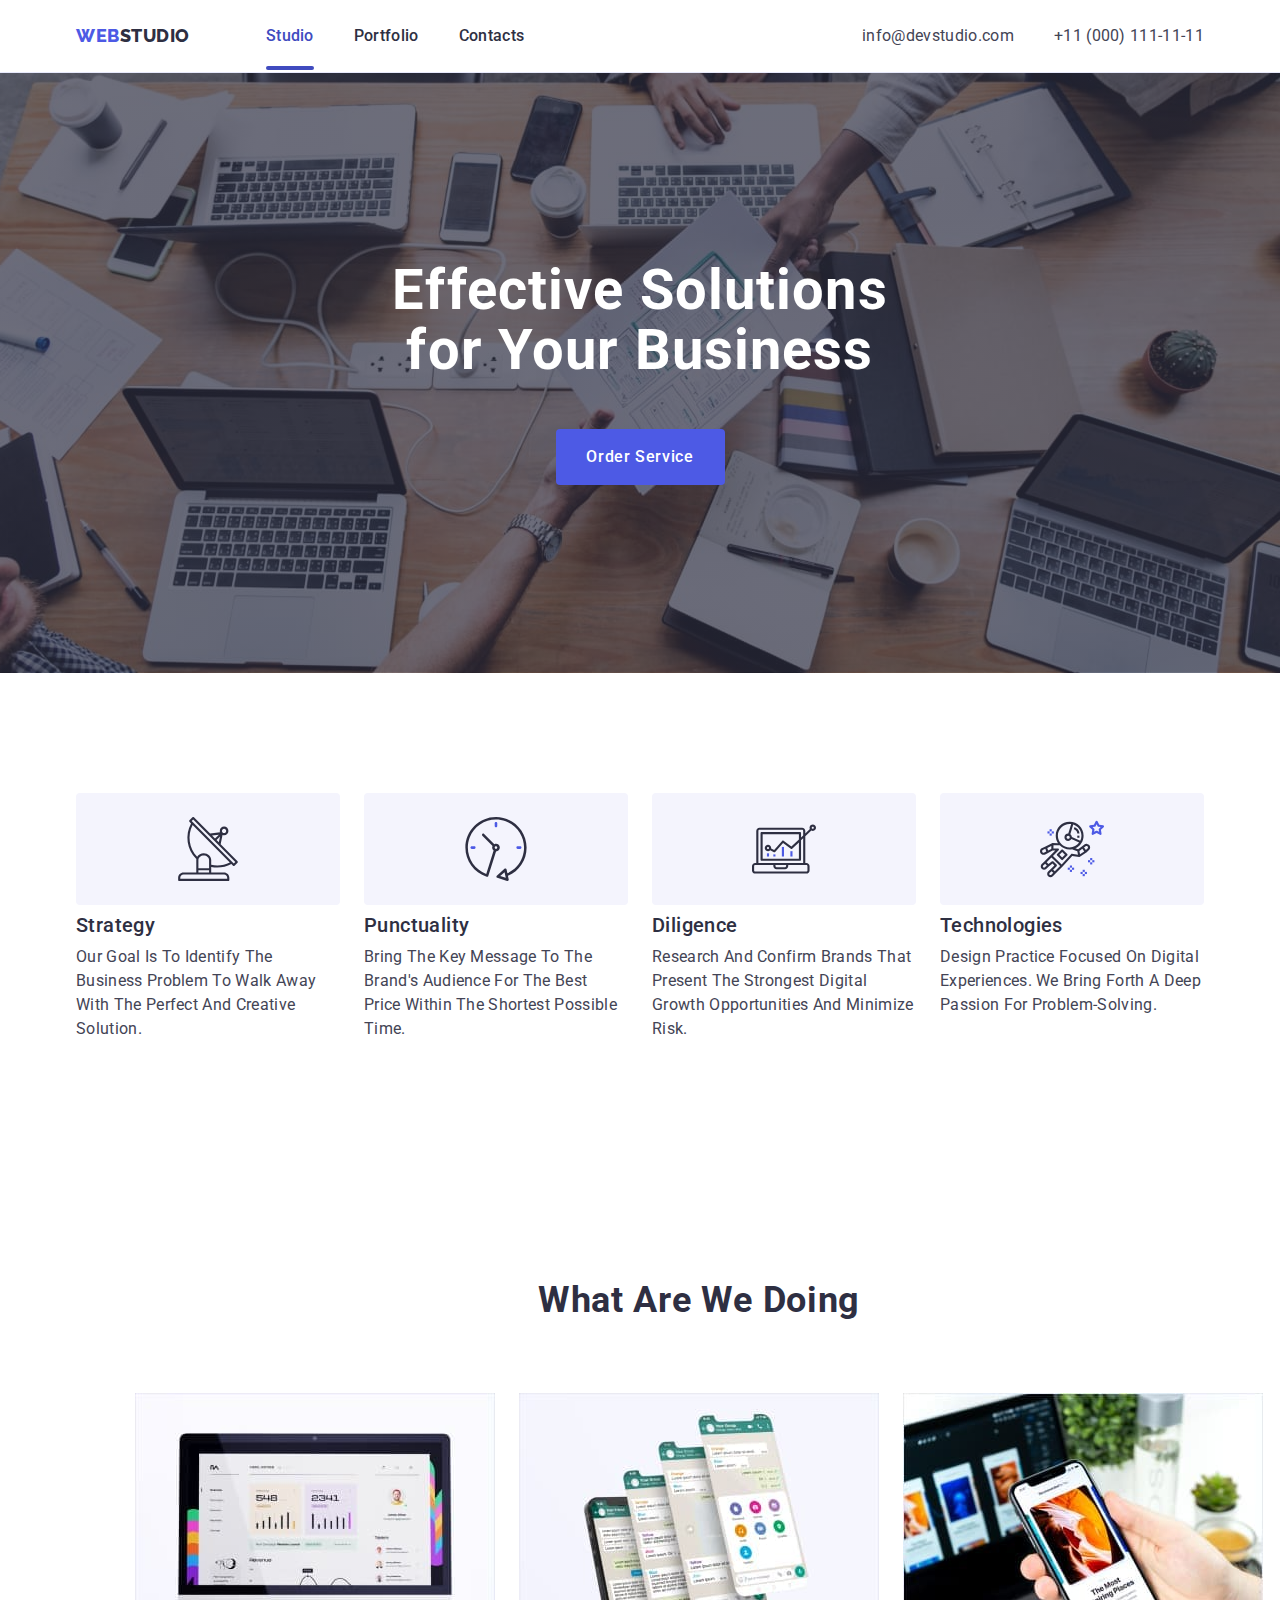
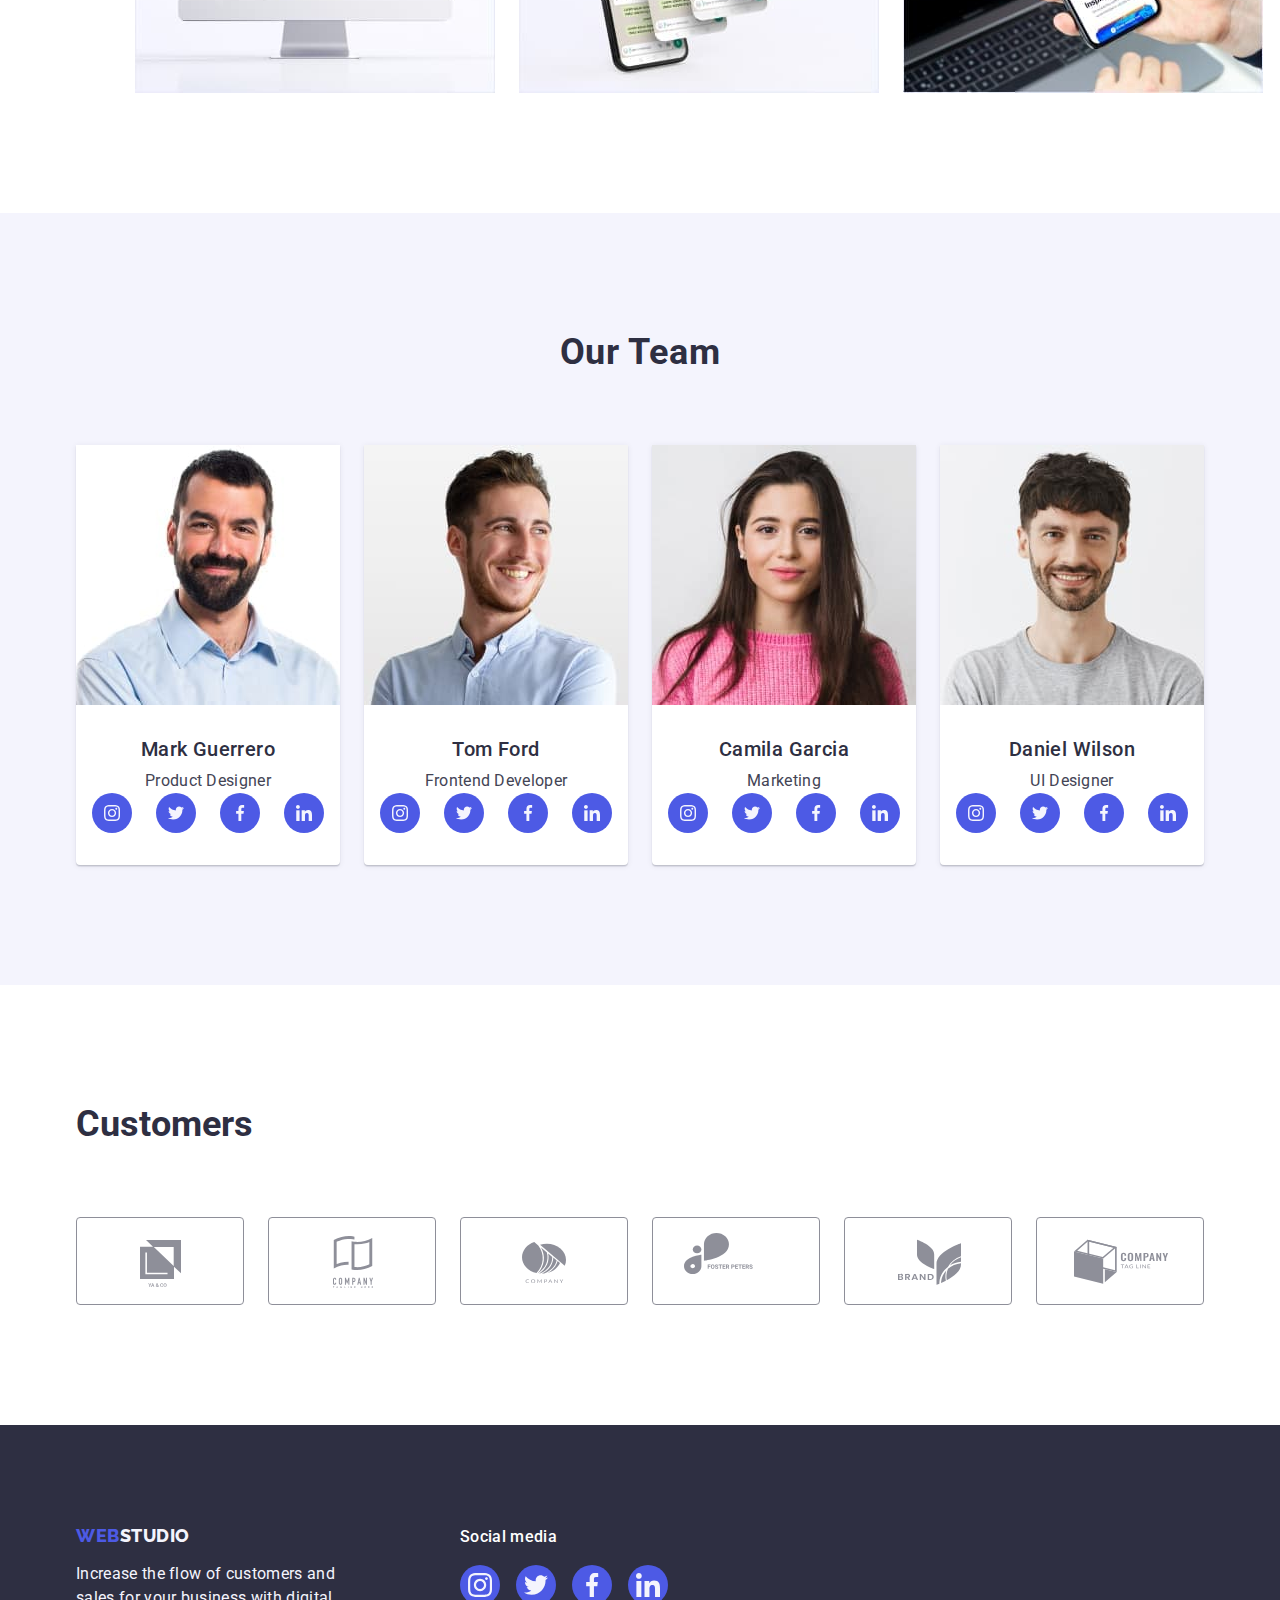
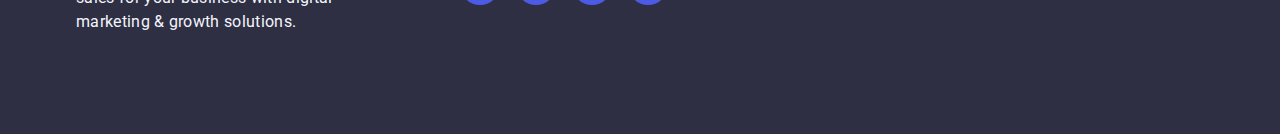
<file: index.html>
<!DOCTYPE html>
<html lang="en">
  <head>
    <link
      rel="stylesheet"
      href="https://cdnjs.cloudflare.com/ajax/libs/modern-normalize/2.0.0/modern-normalize.min.css"
      integrity="sha512-4xo8blKMVCiXpTaLzQSLSw3KFOVPWhm/TRtuPVc4WG6kUgjH6J03IBuG7JZPkcWMxJ5huwaBpOpnwYElP/m6wg=="
      crossorigin="anonymous"
      referrerpolicy="no-referrer"
    />
    <link rel="preconnect" href="https://fonts.googleapis.com" />
    <link rel="preconnect" href="https://fonts.gstatic.com" crossorigin />
    <link
      href="https://fonts.googleapis.com/css2?family=Raleway:wght@100;200;300;400;500;600;700;800;900&family=Roboto:wght@100;300;400;500;700;900&display=swap"
      rel="stylesheet"
    />
    <link rel="preconnect" href="https://fonts.googleapis.com" />
    <link rel="preconnect" href="https://fonts.gstatic.com" crossorigin />
    <link
      href="https://fonts.googleapis.com/css2?family=Roboto:wght@100;300;400;500;700;900&display=swap"
      rel="stylesheet"
    />

    <link rel="stylesheet" href="./css/styles.css" />
    <meta charset="UTF-8" />
    <meta name="viewport" content="width=device-width, initial-scale=1.0" />

    <title>Document</title>
  </head>
  <body>
    <header class="header h-shadow">
      <div class="headcon container">
        <nav class="nav">
          <a href="./index.html" class="nav-logo link"
            >Web<span class="span">Studio</span></a
          >
          <ul class="list">
            <li class="nav-list-item">
              <a href="./index.html" class="active nav-link-list link">Studio</a>
            </li>
            <li>
              <a href="./portfolio.html" class="nav-link-list link"
                >Portfolio</a
              >
            </li>
            <li><a href="" class="nav-link-list link ">Contacts</a></li>
          </ul>
        </nav>
        <address class="address">
          <ul class="list">
            <li class="contact">
              <a href="mailto:info@devstudio.com" class="address-list link"
                >info@devstudio.com</a
              >
            </li>
            <li>
              <a href="tel:+110001111111" class="address-list link"
                >+11 (000) 111-11-11</a
              >
            </li>
          </ul>
        </address>
      </div>
    </header>
    <main>
      <!-- section1 -->
      <section class="sectionone">
        <div class="container">
          <h1 class="section-header">Effective Solutions for Your Business</h1>
          <button type="button" class="button" data-modal-open>Order Service</button>
        </div>
      </section>
      <!-- section2 -->
      <section class="sectiontwo">
        <div class="container">
          <h2 class="visually-hidden">it cannot be empty</h2>
          <ul class="listabout">
            <li class="list-item">
              <div class="list-svg">
                <svg width="64" height="64">
                  <use href="./images/icons.svg#antena"></use>
                </svg>
              </div>
              <h3 class="section-list">Strategy</h3>
              <p class="section-par">
                Our goal is to identify the business problem to walk away with
                the perfect and creative solution.
              </p>
            </li>
            <li class="list-item">
              <div class="list-svg">
                <svg width="64" height="64">
                  <use href="./images/icons.svg#clock-1"></use>
                </svg>
              </div>
              <h3 class="section-list">Punctuality</h3>
              <p class="section-par">
                Bring the key message to the brand's audience for the best price
                within the shortest possible time.
              </p>
            </li>
            <li class="list-item">
              <div class="list-svg">
                <svg width="64" height="64">
                  <use href="./images/icons.svg#diagram"></use>
                </svg>
              </div>
              <h3 class="section-list">Diligence</h3>
              <p class="section-par">
                Research and confirm brands that present the strongest digital
                growth opportunities and minimize risk.
              </p>
            </li>
            <li class="list-item">
              <div class="list-svg">
                <svg width="64" height="64">
                  <use href="./images/icons.svg#techno"></use>
                </svg>
              </div>
              <h3 class="section-list">Technologies</h3>
              <p class="section-par">
                Design practice focused on digital experiences. We bring forth a
                deep passion for problem-solving.
              </p>
            </li>
          </ul>
        </div>
      </section>
      <!-- section3 -->
      <section class="section-c">
        <div class="container">
          <h2 class="section-c-head">What are we doing</h2>
          <ul class="listabout">
            <li class="section-c-item">
              <img
                src="./images/Rectangle71_2.jpg"
                alt="picture1"
                width="360"
                class="display"
              />
            </li>
            <li class="section-c-item">
              <img
                src="./images/Rectangle71_3.jpg"
                alt="picture2"
                width="360"
                class="display"
              />
            </li>
            <li class="section-c-item">
              <img
                src="./images/Rectangle71_1.jpg"
                alt="picture3"
                width="360"
                class="display"
              />
            </li>
          </ul>
        </div>
      </section>
      <!-- section4 -->
      <section class="section-d">
        <div class="container">
          <h2 class="section-c-head">Our Team</h2>
          <ul class="listabout">
            <li class="section-d-list">
              <img
                src="./images/img1.jpg"
                alt="Mark Guerrero"
                width="264"
                class="display"
              />
              <div class="section-d-item">
                <h3 class="section-list section-d-header">Mark Guerrero</h3>
                <p class="section-par-team">Product Designer</p>
                <ul class="social-media">
                  <li class="socmed">
                    <a href="" class="socmed-link">
                      <svg
                        class="socmed-svg"
                        width="16"
                        height="16"
                        xmlns="http://www.w3.org/2000/svg"
                      >
                        <use href="./images/icons.svg#instagram"></use>
                      </svg>
                    </a>
                  </li>
                  <li class="socmed">
                    <a href="" class="socmed-link">
                      <svg
                        class="socmed-svg"
                        width="16"
                        height="16"
                        xmlns="http://www.w3.org/2000/svg"
                      >
                        <use href="./images/icons.svg#twitter"></use>
                      </svg>
                    </a>
                  </li>
                  <li class="socmed">
                    <a href="" class="socmed-link">
                      <svg
                        class="socmed-svg"
                        width="16"
                        height="16"
                        xmlns="http://www.w3.org/2000/svg"
                      >
                        <use href="./images/icons.svg#fb"></use>
                      </svg>
                    </a>
                  </li>
                  <li class="socmed">
                    <a href="" class="socmed-link">
                      <svg
                        class="socmed-svg"
                        width="16"
                        height="16"
                        xmlns="http://www.w3.org/2000/svg"
                      >
                        <use href="./images/icons.svg#linkdn"></use>
                      </svg>
                    </a>
                  </li>
                </ul>
              </div>
            </li>

            <li class="section-d-list">
              <img
                src="./images/img2.jpg"
                alt="Tom Ford"
                width="264"
                class="display"
              />
              <div class="section-d-item">
                <h3 class="section-list section-d-header">Tom Ford</h3>
                <p class="section-par-team">Frontend Developer</p>
                <ul class="social-media">
                  <li class="socmed">
                    <a href="" class="socmed-link">
                      <svg
                        class="socmed-svg"
                        width="16"
                        height="16"
                        xmlns="http://www.w3.org/2000/svg"
                      >
                        <use href="./images/icons.svg#instagram"></use>
                      </svg>
                    </a>
                  </li>
                  <li class="socmed">
                    <a href="" class="socmed-link">
                      <svg
                        class="socmed-svg"
                        width="16"
                        height="16"
                        xmlns="http://www.w3.org/2000/svg"
                      >
                        <use href="./images/icons.svg#twitter"></use>
                      </svg>
                    </a>
                  </li>
                  <li class="socmed">
                    <a href="" class="socmed-link">
                      <svg
                        class="socmed-svg"
                        width="16"
                        height="16"
                        xmlns="http://www.w3.org/2000/svg"
                      >
                        <use href="./images/icons.svg#fb"></use>
                      </svg>
                    </a>
                  </li>
                  <li class="socmed">
                    <a href="" class="socmed-link">
                      <svg
                        class="socmed-svg"
                        width="16"
                        height="16"
                        xmlns="http://www.w3.org/2000/svg"
                      >
                        <use href="./images/icons.svg#linkdn"></use>
                      </svg>
                    </a>
                  </li>
                </ul>
              </div>
            </li>
            <li class="section-d-list">
              <img
                src="./images/img3.jpg"
                alt="Camila Garcia"
                width="264"
                class="display"
              />
              <div class="section-d-item">
                <h3 class="section-list section-d-header">Camila Garcia</h3>
                <p class="section-par-team">Marketing</p>
                <ul class="social-media">
                  <li class="socmed">
                    <a href="" class="socmed-link">
                      <svg
                        class="socmed-svg"
                        width="16"
                        height="16"
                        xmlns="http://www.w3.org/2000/svg"
                      >
                        <use href="./images/icons.svg#instagram"></use>
                      </svg>
                    </a>
                  </li>
                  <li class="socmed">
                    <a href="" class="socmed-link">
                      <svg
                        class="socmed-svg"
                        width="16"
                        height="16"
                        xmlns="http://www.w3.org/2000/svg"
                      >
                        <use href="./images/icons.svg#twitter"></use>
                      </svg>
                    </a>
                  </li>
                  <li class="socmed">
                    <a href="" class="socmed-link">
                      <svg
                        class="socmed-svg"
                        width="16"
                        height="16"
                        xmlns="http://www.w3.org/2000/svg"
                      >
                        <use href="./images/icons.svg#fb"></use>
                      </svg>
                    </a>
                  </li>
                  <li class="socmed">
                    <a href="" class="socmed-link">
                      <svg
                        class="socmed-svg"
                        width="16"
                        height="16"
                        xmlns="http://www.w3.org/2000/svg"
                      >
                        <use href="./images/icons.svg#linkdn"></use>
                      </svg>
                    </a>
                  </li>
                </ul>
              </div>
            </li>
            <li class="section-d-list">
              <img
                src="./images/img4.jpg"
                alt="Daniel Wilson"
                width="264"
                class="display"
              />
              <div class="section-d-item">
                <h3 class="section-list section-d-header">Daniel Wilson</h3>
                <p class="section-par-team">UI Designer</p>
                <ul class="social-media">
            
                  <li class="socmed">
                    <a href="" class="socmed-link">
                      <svg
                        class="foot-socmed-svg"
                        width="16"
                        height="16"
                        xmlns="http://www.w3.org/2000/svg"
                      >
                        <use href="./images/icons.svg#instagram"></use>
                      </svg>
                    </a>
                  </li>
                  <li class="socmed">
                    <a href="" class="socmed-link">
                      <svg
                        class="socmed-svg"
                        width="16"
                        height="16"
                        xmlns="http://www.w3.org/2000/svg"
                      >
                        <use href="./images/icons.svg#twitter"></use>
                      </svg>
                    </a>
                  </li>
                  <li class="socmed">
                    <a href="" class="socmed-link">
                      <svg
                        class="socmed-svg"
                        width="16"
                        height="16"
                        xmlns="http://www.w3.org/2000/svg"
                      >
                        <use href="./images/icons.svg#fb"></use>
                      </svg>
                    </a>
                  </li>
                  <li class="socmed">
                    <a href="" class="socmed-link">
                      <svg
                        class="socmed-svg"
                        width="16"
                        height="16"
                        xmlns="http://www.w3.org/2000/svg"
                      >
                        <use href="./images/icons.svg#linkdn"></use>
                      </svg>
                    </a>
                  </li>
                </ul>
              </div>
            </li>
          </ul>
        </div>
      </section>
      <!-- section5 -->
      <section class="customers">
        <div class="container">
          <h2 class="cust-header">Customers</h2>
          <ul class="cust-list">
            <li class="cust-list-item">
              <a href="" class="cust-list-link">
                <svg
                  class="cust-svg"
                  width="104"
                  height="56"
                  xmlns="http://www.w3.org/2000/svg"
                >
                  <use href="./images/icons.svg#client-1"></use>
                </svg>
              </a>
            </li>
            <li class="cust-list-item">
              <a href="" class="cust-list-link">
                <svg
                  class="cust-svg"
                  width="104"
                  height="56"
                  xmlns="http://www.w3.org/2000/svg"
                >
                  <use href="./images/icons.svg#client-2"></use>
                </svg>
              </a>
            </li>
            <li class="cust-list-item">
              <a href="" class="cust-list-link">
                <svg
                  class="cust-svg"
                  width="104"
                  height="56"
                  xmlns="http://www.w3.org/2000/svg"
                >
                  <use href="./images/icons.svg#client-3"></use>
                </svg>
              </a>
            </li>
            <li class="cust-list-item">
              <a href="" class="cust-list-link">
                <svg
                  class="cust-svg"
                  width="104"
                  height="56"
                  xmlns="http://www.w3.org/2000/svg"
                >
                  <use href="./images/icons.svg#client-4"></use>
                </svg>
              </a>
            </li>
            <li class="cust-list-item">
              <a href="" class="cust-list-link">
                <svg
                  class="cust-svg"
                  width="104"
                  height="56"
                  xmlns="http://www.w3.org/2000/svg"
                >
                  <use href="./images/icons.svg#client-5"></use>
                </svg>
              </a>
            </li>
            <li class="cust-list-item">
              <a href="" class="cust-list-link">
                <svg
                  class="cust-svg"
                  width="104"
                  height="56"
                  xmlns="http://www.w3.org/2000/svg"
                >
                  <use href="./images/icons.svg#client-6"></use>
                </svg>
              </a>
            </li>
          </ul>
        </div>
      </section>
    </main>
    <!-- footer -->
    <footer class="foter">
      <div class="container">
        <div class="footer-wrap">
          <a href="./index.html" class="nav-logo link footer-link"
            >Web<span class="span-foter">Studio</span></a
          >
          <p class="foter-par">
            Increase the flow of customers and sales for your business with
            digital marketing & growth solutions.
          </p>
        </div>
        
        <div>
          <p class="footer-socmed">Social media</p>
          <ul class="footer-socmed-list">
            <!-- Insta -->
            <li class="footer-socmed-items">
              <a href="" class="footer-socmed-listitems-link">
                <svg
                  class="socmed-svg"
                  xmlns="http://www.w3.org/2000/svg"
                  width="24"
                  height="24"
                >
                <use href="./images/icons.svg#foot-insta"></use>
                </svg>
              </a>
            </li>

            <!-- Twitter -->
            <li class="footer-socmed-items">
              <a href="" class="footer-socmed-listitems-link">
                <svg
                  class="socmed-svg"
                  xmlns="http://www.w3.org/2000/svg"
                  width="24"
                  height="24"
                >
                <use href="./images/icons.svg#foot-twit"></use>
                </svg>
              </a>
            </li>

            <!-- facebook -->
            <li class="footer-socmed-items">
              <a href="" class="footer-socmed-listitems-link">
                <svg
                  class="socmed-svg"
                  xmlns="http://www.w3.org/2000/svg"
                  width="24"
                  height="24"
                >
                <use href="./images/icons.svg#foot-fb"></use>
                </svg>
              </a>
            </li>

            <!-- linkedin -->
            <li class="footer-socmed-items">
              <a href="" class="footer-socmed-listitems-link">
                <svg
                  class="socmed-svg"
                  xmlns="http://www.w3.org/2000/svg"
                  width="24"
                  height="24"
                >
                <use href="./images/icons.svg#foot-link"></use>
                </svg>
              </a>
            </li>  

          </ul>
        </div>
      </div>
    </footer>
    <div class="modal is-hidden" data-modal>
      <div class="modal-window">
        <button type="button" class="mod-button-close" data-modal-close>
          <svg
            class="mod-button-close-svg"
            xmlns="http://www.w3.org/2000/svg"
            width="8"
            height="8"
          >
          <use href="./images/icons.svg#modal-close"></use>
            
          </svg>
        </button>
      </div>
    </div>

    <!-- Modal JS -->
    <script src="./js/modal.js"></script>
  </body>
</html>
</file>
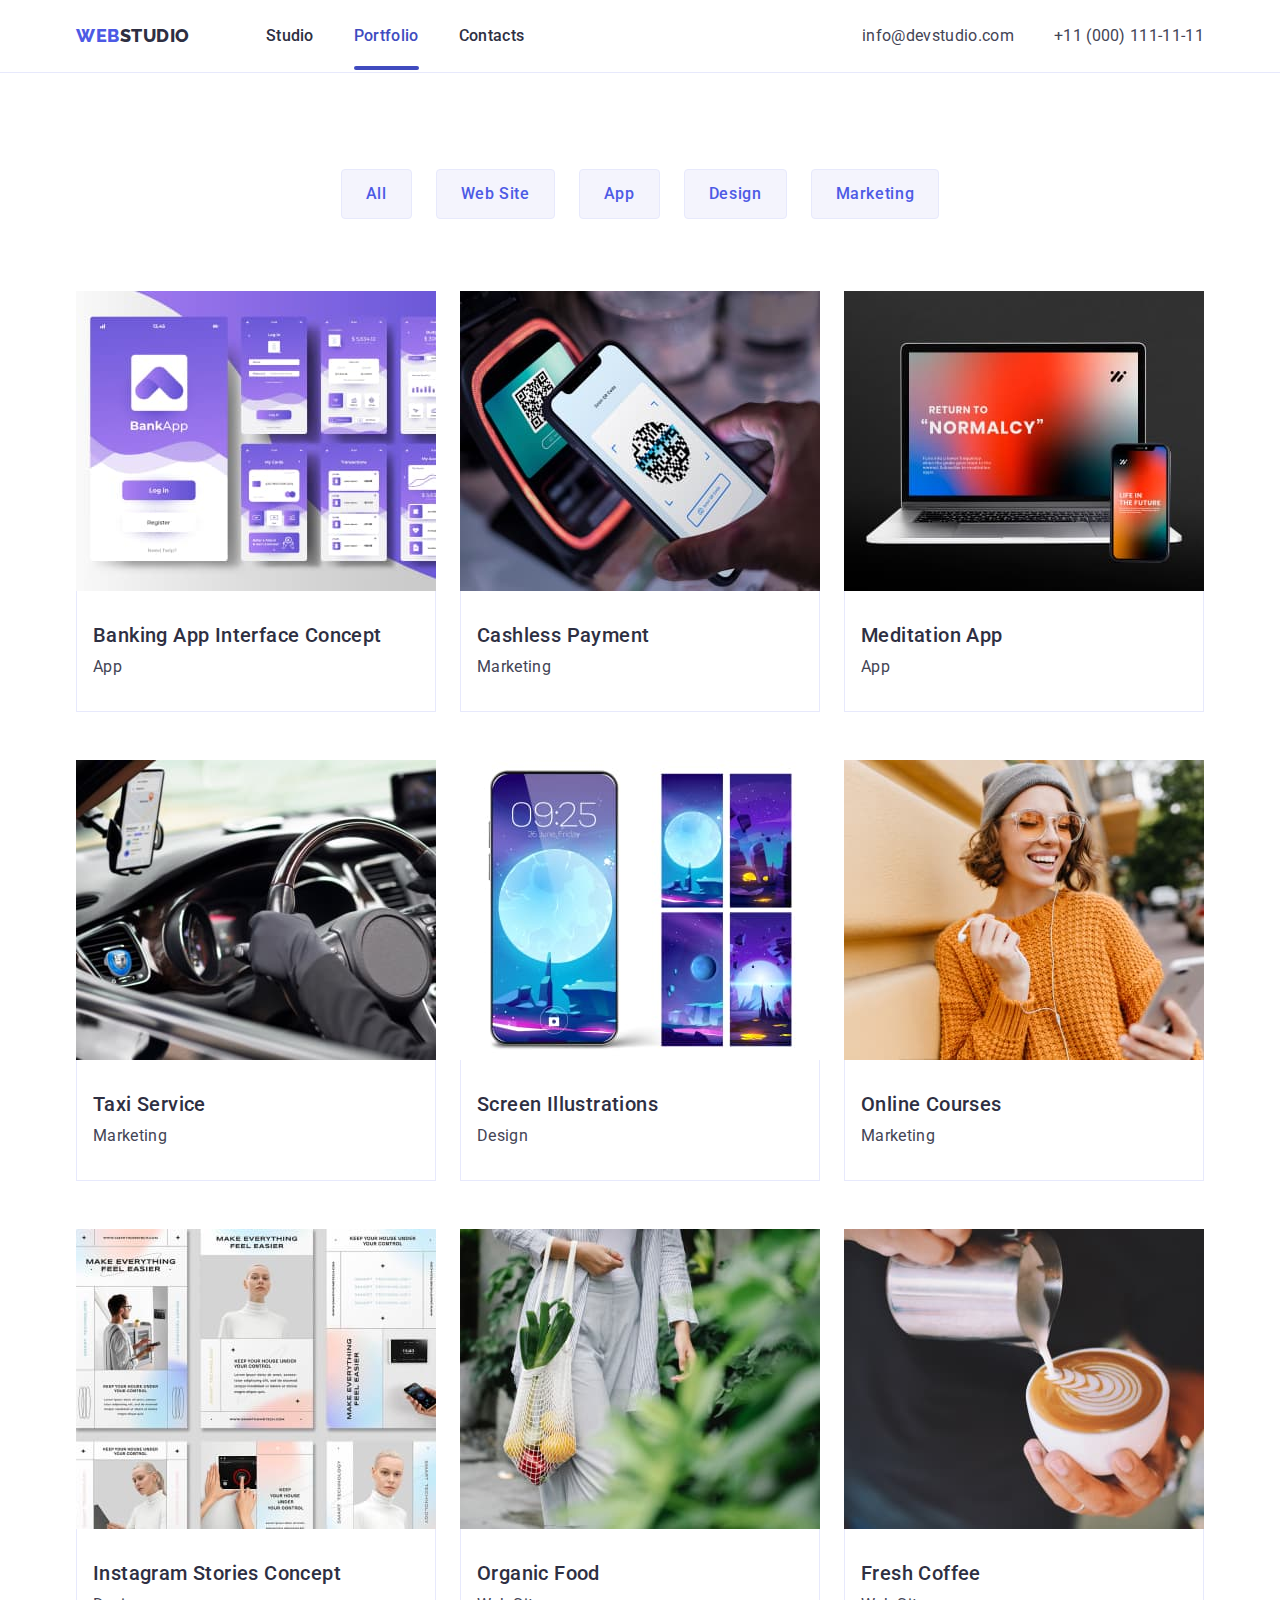
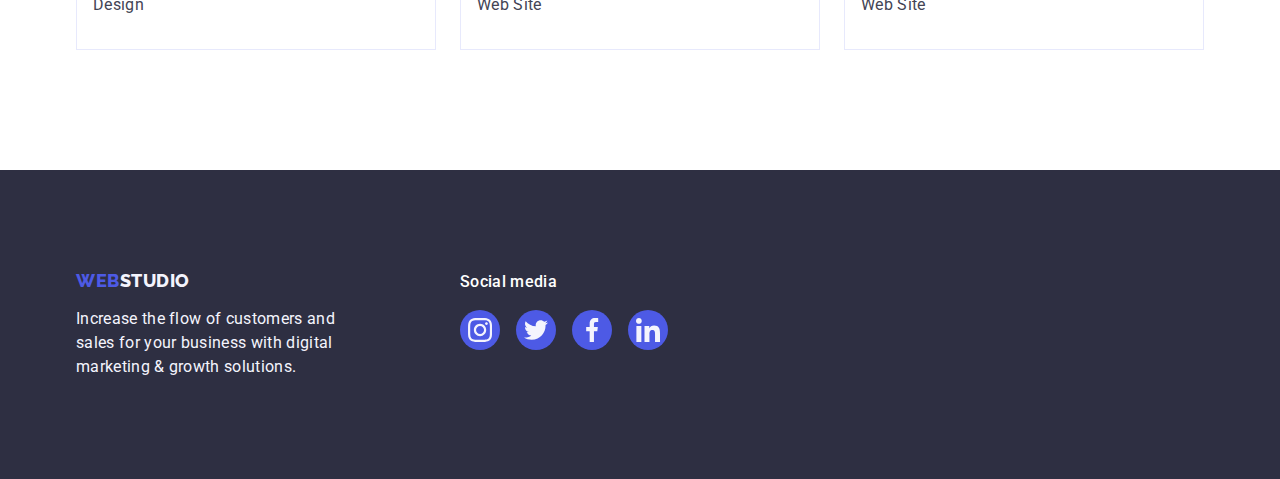
<file: portfolio.html>
<!DOCTYPE html>
<html lang="en">
  <head>
    <link
      rel="stylesheet"
      href="https://cdnjs.cloudflare.com/ajax/libs/modern-normalize/2.0.0/modern-normalize.min.css"
      integrity="sha512-4xo8blKMVCiXpTaLzQSLSw3KFOVPWhm/TRtuPVc4WG6kUgjH6J03IBuG7JZPkcWMxJ5huwaBpOpnwYElP/m6wg=="
      crossorigin="anonymous"
      referrerpolicy="no-referrer"
    />
    <link rel="preconnect" href="https://fonts.googleapis.com" />
    <link rel="preconnect" href="https://fonts.gstatic.com" crossorigin />
    <link
      href="https://fonts.googleapis.com/css2?family=Raleway:wght@100;200;300;400;500;600;700;800;900&family=Roboto:wght@100;300;400;500;700;900&display=swap"
      rel="stylesheet"
    />
    <link rel="preconnect" href="https://fonts.googleapis.com" />
    <link rel="preconnect" href="https://fonts.gstatic.com" crossorigin />
    <link
      href="https://fonts.googleapis.com/css2?family=Roboto:wght@100;300;400;500;700;900&display=swap"
      rel="stylesheet"
    />
    <link rel="stylesheet" href="./css/styles.css" />
    <meta charset="UTF-8" />
    <meta name="viewport" content="width=device-width, initial-scale=1.0" />
    <title>Document</title>
  </head>
  <body>
    <header class="header">
      <div class="headcon container">
        <nav class="nav">
          <a href="./portfolio.html" class="nav-logo link"
            >Web<span class="span">Studio</span></a
          >
          <ul class="list">
            <li class="nav-list-item">
              <a href="./index.html" class="nav-link-list link">Studio</a>
            </li>
            <li>
              <a href="./portfolio.html" class="active nav-link-list link"
                >Portfolio</a
              >
            </li>
            <li><a href="" class="nav-link-list link ">Contacts</a></li>
          </ul>
        </nav>
        <address class="address">
          <ul class="list">
            <li class="contact">
              <a href="mailto:info@devstudio.com" class="address-list link"
                >info@devstudio.com</a
              >
            </li>
            <li class="contact">
              <a href="tel:+110001111111" class="address-list link"
                >+11 (000) 111-11-11</a
              >
            </li>
          </ul>
        </address>
      </div>
    </header>
    <main>
      <section class="section-p">
        <div class="container">
          <h1 class="visually-hidden">it can not be empty</h1>

          <ul class="list-p">
            <li><button type="button" class="pbutton">All</button></li>
            <li><button type="button" class="pbutton">Web Site</button></li>
            <li><button type="button" class="pbutton">App</button></li>
            <li><button type="button" class="pbutton">Design</button></li>
            <li><button type="button" class="pbutton">Marketing</button></li>
          </ul>

          <ul class="list-p-two">
            <li class="list-p-two-item">
              <a href="" class="port link">
                <div class="card-image">
                  <img
                  src="./images/pimg1.jpg"
                  alt="image"
                  width="360"
                  class="display"
                />
                <p class="card-desc">14 Stylish and User-Friendly App Design Concepts · Task Manager App · Calorie Tracker App · Exotic Fruit Ecommerce App · Cloud Storage App</p>
                </div>
                
                <div class="list-p-two-con">
                  <h2 class="section-list">Banking App Interface Concept</h2>
                  <p class="section-par">App</p>
                </div>
              </a>
            </li>
            <li class="list-p-two-item">
              <a href="" class="port link">
                <div class="card-image">
                  <img
                  src="./images/pimg2.jpg"
                  alt="image"
                  width="360"
                  class="display"
                />
                <p class="card-desc">14 Stylish and User-Friendly App Design Concepts · Task Manager App · Calorie Tracker App · Exotic Fruit Ecommerce App · Cloud Storage App</p>
                
                </div>
                
                <div class="list-p-two-con">
                  <h2 class="section-list">Cashless Payment</h2>
                  <p class="section-par">Marketing</p>
                </div>
              </a>
            </li>
            <li class="list-p-two-item">
              <a href="" class="port link">
                <div class="card-image">
                  <img
                  src="./images/pimg3.jpg"
                  alt="image"
                  width="360"
                  class="display"
                />
                <p class="card-desc">14 Stylish and User-Friendly App Design Concepts · Task Manager App · Calorie Tracker App · Exotic Fruit Ecommerce App · Cloud Storage App</p>
                
                </div>
                
                <div class="list-p-two-con">
                  <h2 class="section-list">Meditation App</h2>
                  <p class="section-par">App</p>
                </div>
              </a>
            </li>
            <li class="list-p-two-item">
              <a href="" class="port link">
                <div class="card-image">
                  <img
                  src="./images/pimg4.jpg"
                  alt="image"
                  width="360"
                  class="display"
                />
                <p class="card-desc">14 Stylish and User-Friendly App Design Concepts · Task Manager App · Calorie Tracker App · Exotic Fruit Ecommerce App · Cloud Storage App</p>
                
                </div>
                <div class="list-p-two-con">
                  <h2 class="section-list">Taxi Service</h2>
                  <p class="section-par">Marketing</p>
                </div>
              </a>
            </li>
            <li class="list-p-two-item">
              <a href="" class="port link">
                <div class="card-image">
                  <img
                  src="./images/pimg5.jpg"
                  alt="image"
                  width="360"
                  class="display"
                />
                <p class="card-desc">14 Stylish and User-Friendly App Design Concepts · Task Manager App · Calorie Tracker App · Exotic Fruit Ecommerce App · Cloud Storage App</p>
                
                </div>
                <div class="list-p-two-con">
                  <h2 class="section-list">Screen Illustrations</h2>
                  <p class="section-par">Design</p>
                </div>
              </a>
            </li>
            <li class="list-p-two-item">
              <a href="" class="port link">
                <div class="card-image">
                  <img
                  src="./images/pimg6.jpg"
                  alt="image"
                  width="360"
                  class="display"
                />
                <p class="card-desc">14 Stylish and User-Friendly App Design Concepts · Task Manager App · Calorie Tracker App · Exotic Fruit Ecommerce App · Cloud Storage App</p>
                
                </div>
                <div class="list-p-two-con">
                  <h2 class="section-list">Online Courses</h2>
                  <p class="section-par">Marketing</p>
                </div>
              </a>
            </li>
            <li class="list-p-two-item">
              <a href="" class="port link">
                <div class="card-image">
                  <img
                  src="./images/pimg7.jpg"
                  alt="image"
                  width="360"
                  class="display"
                />
                <p class="card-desc">14 Stylish and User-Friendly App Design Concepts · Task Manager App · Calorie Tracker App · Exotic Fruit Ecommerce App · Cloud Storage App</p>
                
                </div>
                <div class="list-p-two-con">
                  <h2 class="section-list">Instagram Stories Concept</h2>
                  <p class="section-par">Design</p>
                </div>
              </a>
            </li>
            <li class="list-p-two-item">
              <a href="" class="port link">
                <div class="card-image">
                  <img
                  src="./images/pimg8.jpg"
                  alt="image"
                  width="360"
                  class="display"
                />
                <p class="card-desc">14 Stylish and User-Friendly App Design Concepts · Task Manager App · Calorie Tracker App · Exotic Fruit Ecommerce App · Cloud Storage App</p>
                
                </div>
                <div class="list-p-two-con">
                  <h2 class="section-list">Organic Food</h2>
                  <p class="section-par">Web Site</p>
                </div>
              </a>
            </li>
            <li class="list-p-two-item">
              <a href="" class="port link">
                <div class="card-image">
                  <img
                  src="./images/pimg9.jpg"
                  alt="image"
                  width="360"
                  class="display"
                />
                <p class="card-desc">14 Stylish and User-Friendly App Design Concepts · Task Manager App · Calorie Tracker App · Exotic Fruit Ecommerce App · Cloud Storage App</p>
                
                </div>
                <div class="list-p-two-con">
                  <h2 class="section-list">Fresh Coffee</h2>
                  <p class="section-par">Web Site</p>
                </div>
              </a>
            </li>
          </ul>
        </div>
      </section>
    </main>
    <footer class="foter">
        <div class="container">
          <div class="footer-wrap">
            <a href="./index.html" class="nav-logo link footer-link"
              >Web<span class="span-foter">Studio</span></a
            >
            <p class="foter-par">
              Increase the flow of customers and sales for your business with
              digital marketing & growth solutions.
            </p>
          </div>
          
          <div>
            <p class="footer-socmed">Social media</p>
            <ul class="footer-socmed-list">
              <!-- Insta -->
              <li class="footer-socmed-items">
                <a href="" class="footer-socmed-listitems-link">
                  <svg
                    class="socmed-svg"
                    xmlns="http://www.w3.org/2000/svg"
                    width="24"
                    height="24"
                  >
                  <use href="./images/icons.svg#foot-insta"></use>
                  </svg>
                </a>
              </li>
  
              <!-- Twitter -->
              <li class="footer-socmed-items">
                <a href="" class="footer-socmed-listitems-link">
                  <svg
                    class="socmed-svg"
                    xmlns="http://www.w3.org/2000/svg"
                    width="24"
                    height="24"
                  >
                  <use href="./images/icons.svg#foot-twit"></use>
                  </svg>
                </a>
              </li>
  
              <!-- facebook -->
              <li class="footer-socmed-items">
                <a href="" class="footer-socmed-listitems-link">
                  <svg
                    class="socmed-svg"
                    xmlns="http://www.w3.org/2000/svg"
                    width="24"
                    height="24"
                  >
                  <use href="./images/icons.svg#foot-fb"></use>
                  </svg>
                </a>
              </li>
  
              <!-- linkedin -->
              <li class="footer-socmed-items">
                <a href="" class="footer-socmed-listitems-link">
                  <svg
                    class="socmed-svg"
                    xmlns="http://www.w3.org/2000/svg"
                    width="24"
                    height="24"
                  >
                  <use href="./images/icons.svg#foot-link"></use>
                  </svg>
                </a>
              </li>  
  
            </ul>
          </div>
        </div>
      </footer>
  </body>
</html>
</file>
<file: css/styles.css>
:root {
  --blue: #4d5ae5;
  --grey: #2e2f42;
  --secbgcolor: #2e2f42;
  --parcolor: #434455;
  --fotcolor: #f4f4fd;
  --white: #fff;
}
* {
  box-sizing: border-box;
  margin: 0;
  padding: 0;
}
body {
  font-family: 'Roboto', sans-serif;
  color: #434455;
  background-color: #ffffff;
}
.h-shadow {
  box-shadow: 0px 2px 1px rgba(46, 47, 66, 0.08),
    0px 1px 1px rgba(46, 47, 66, 0.16), 0px 1px 6px rgba(46, 47, 66, 0.08);
}
.nav-logo {
  font-family: 'Raleway', sans-serif;
  font-weight: 800;
  font-size: 18px;
  line-height: 1.17;
  letter-spacing: 0.03em;
  text-transform: uppercase;
  color: var(--blue);
  margin-right: 76px;
}
.headcon {
  display: flex;
  justify-content: space-between;
  height: 72px;
}
.link {
  text-decoration: none;
}
.span {
  color: #2e2f42;
}
.list {
  list-style: none;
  display: flex;
  gap: 40px;
}
.nav-link-list {
  font-weight: 500;
  font-size: 16px;
  color: var(--grey);
  line-height: 1.5;
  letter-spacing: 0.02em;
  padding: 24px 0 24px;
}
.nav-link-list:hover {
  color: #404bbf;
}
.nav-link-list:focus {
  color: #404bbf;
}
.address {
  font-style: normal;
}
.address-list {
  line-height: 1.5;
  letter-spacing: 0.02em;
  color: #434455;
}
.address-list:hover {
  color: #404bbf;
}
.address-list:focus {
  color: #404bbf;
}
.sectionone {
  background-color: var(--secbgcolor);
  padding: 188px 0;
  margin: 0 auto;
  max-width: 1440px;
  background-image: linear-gradient(
      rgba(46, 47, 66, 0.7),
      rgba(46, 47, 66, 0.7)
    ),
    url(../images/people-office.jpg);
  background-repeat: no-repeat;
  background-position: center;
  background-size: cover;
}
.list-svg {
  display: flex;
  align-items: center;
  justify-content: center;
  height: 112px;
  background-color: #f4f4fd;
  border-radius: 4px;
  margin-bottom: 8px;
}
.section-header {
  font-size: 56px;
  line-height: 1.07;
  text-align: center;
  letter-spacing: 0.02em;
  color: #ffffff;
  max-width: 496px;
  margin: 0 auto 48px;
}
.button {
  background-color: #4d5ae5;
  font-family: 'Roboto', sans-serif;
  font-weight: 500;
  font-size: 16px;
  line-height: 1.5;
  letter-spacing: 0.04em;
  color: #ffffff;
  cursor: pointer;
  display: block;
  min-width: 169px;
  height: 56px;
  border: none;
  border-radius: 4px;
  margin: 0 auto;
  transition: background-color 250ms cubic-bezier(0.4, 0, 0.2, 1);
}
.pbutton {
  font-family: 'Roboto', sans-serif;
  font-weight: 500;
  font-size: 16px;
  line-height: 1.5;
  letter-spacing: 0.04em;
  color: var(--blue);
  background-color: var(--fotcolor);
  cursor: pointer;
  padding: 12px 24px;
  border: 1px solid #e7e9fc;
  border-radius: 4px;
  /* hw5 */
  transition: color 250ms cubic-bezier(0.4, 0, 0.2, 1),
    background-color 250ms cubic-bezier(0.4, 0, 0.2, 1),
    border-color 250ms cubic-bezier(0.4, 0, 0.2, 1),
    box-shadow 250ms cubic-bezier(0.4, 0, 0.2, 1);
}
.button:hover {
  background-color: #404bbf;
}
.button:focus {
  background-color: #404bbf;
}
/* .card-section {
  box-shadow: 0px 1px 6px rgba(46, 47, 66, 0.08),
    0px 1px 1px rgba(46, 47, 66, 0.16), 0px 2px 1px rgba(46, 47, 66, 0.8);
    border-radius: 0px 0px 4px 4px;
} */
.social-media {
  display: flex;
  justify-content: center;
  gap: 24px;
}
.section-list {
  font-weight: 500;
  font-size: 20px;
  line-height: 1.2;
  letter-spacing: 0.02em;
  color: var(--secbgcolor);
  margin-bottom: 8px;
  text-align: left;
}
.section-par {
  font-size: 16px;
  line-height: 1.5;
  letter-spacing: 0.02em;
  color: var(--parcolor);
  text-align: left;
  text-transform: capitalize;
}
.section-c-head {
  font-size: 36px;
  line-height: 1.11;
  text-align: center;
  letter-spacing: 0.02em;
  text-transform: capitalize;
  color: var(--secbgcolor);
  margin-bottom: 72px;
}
.section-c-item {
  width: calc((100% - 48px) / 3);
}
.section-d {
  background-color: #f4f4fd;
  padding: 120px 0;
}
.section-d-list {
  background-color: #ffffff;
  width: calc((100% - 72px) / 4);
  border-radius: 0px 0px 4px 4px;
  /* h4 */
  box-shadow: 0px 1px 6px rgba(46, 47, 66, 0.08),
    0px 1px 1px rgba(46, 47, 66, 0.16), 0px 2px 1px rgba(46, 47, 66, 0.08);
}
.socmed {
  width: 40px;
  height: 40px;
  list-style: none;
}
.socmed-link {
  width: 100%;
  height: 100%;
  background-color: var(--blue);
  border-radius: 50%;
  display: flex;
  align-items: center;
  justify-content: center;
  /* hw5 */
  transition: background-color 250ms cubic-bezier(0.4, 0, 0.2, 1);
}
.socmed-link:hover {
  background-color: #404bbf;
}
.socmed-link:focus {
  background-color: #404bbf;
}
.socmed-svg {
  fill: var(--fotcolor);
}
/* section5 */
.customers {
  padding: 120px 0;
}
.cust-header {
  font-size: 36px;
  line-height: 1.11;
  color: var(--grey);
  margin-bottom: 72px;
}
.cust-list {
  display: flex;
  gap: 24px;
  list-style: none;
}
.cust-list-item {
  width: calc((100% - 120px) / 6);
  height: 88px;
}
.cust-list-link {
  width: 100%;
  height: 100%;
  border: 1px solid #8e8f99;
  border-radius: 4px;
  display: flex;
  align-items: center;
  justify-content: center;
  color: #8e8f99;
  /* h5 */
  transition: border-color 250ms cubic-bezier(0.4, 0, 0.2, 1),
    color 250ms cubic-bezier(0.4, 0, 0.2, 1);
}
.cust-list-link:hover,
.cust-list-link:focus {
  border-color: #404bbf;
  color: #404bbf;
}
.cust-svg {
  fill: currentColor;
}
/* footer */
/* hw4 */
.footer-wrap {
  margin-right: 120px;
}
.footer-socmed {
  font-weight: 500;
  font-size: 16px;
  line-height: 1.5;
  letter-spacing: 0.02em;
  color: var(--white);
  margin-bottom: 16px;
}
.footer-socmed-list {
  display: flex;
  gap: 16px;
  list-style: none;
}
.footer-socmed-items {
  width: 40px;
  height: 40px;
}
.footer-socmed-listitems-link {
  width: 100%;
  height: 100%;
  background-color: var(--blue);
  border-radius: 50%;
  display: flex;
  align-items: center;
  justify-content: center;
  transition: background-color 250ms cubic-bezier(0.4, 0, 0.2, 1);
}
.footer-socmed-listitems-link:hover,
.footer-socmed-listitems-link:focus {
  background-color: #31d0aa;
}
/* .foot-socmed-svg{
  fill: var(--fotcolor);
} */
.foter {
  background-color: var(--grey);
  padding: 100px 0;
}
.foter > .container {
  display: flex;
  align-items: baseline;
}
.span-foter {
  color: #f4f4fd;
}
.foter-par {
  line-height: 1.5;
  color: var(--fotcolor);
  letter-spacing: 0.02em;
  max-width: 264px;
}
.pbutton:hover,
.pbutton:focus {
  color: #ffffff;
  background-color: #404bbf;
  border: 1px solid transparent;
  box-shadow: 0px 3px 1px rgba(0, 0, 0, 0.1), 0px 2px 1px rgba(0, 0, 0, 0.08),
    0px 2px 2px rgba(0, 0, 0, 0.12);
}
.port.link {
  display: block;
}
.port.link:hover,
.port.link:focus {
  box-shadow: 0px 1px 6px rgba(46, 47, 66, 0.08),
    0px 1px 1px rgba(46, 47, 66, 0.16), 0px 2px 1px rgba(46, 47, 66, 0.08);
    
}
.display {
  display: block;
}
.header {
  border-bottom: 1px solid #e7e9fc;
}
.container {
  /* display: flex; */
  width: 1158px;
  margin: 0 auto;
  padding: 0 15px;
}
.nav,
.address {
  display: flex;
  align-items: center;
}
.sectiontwo {
  padding: 120px 0;
}
.listabout {
  list-style: none;
  display: flex;
  gap: 24px;
}
.section-par-team {
  font-size: 16px;
  line-height: 1.5;
  letter-spacing: 0.02em;
  color: var(--parcolor);
  text-align: center;
}
.listabout .section-par {
  font-size: 16px;
  line-height: 1.5;
  letter-spacing: 0.02em;
  color: var(--parcolor);
  text-align: left;
  /* text-align: center; */
}
.visually-hidden {
  position: absolute;
  width: 1px;
  height: 1px;
  margin: -1px;
  border: 0;
  padding: 0;
  white-space: nowrap;
  clip-path: inset(100%);
  clip: rect(0 0 0 0);
  overflow: hidden;
  outline: 0;
  outline-offset: 0;
}
.list-item {
  /* margin-right: 24px;    */
  width: calc((100% - 72px) / 4);
}
.section-c {
  padding: 120px;
}
.section-c-item {
  width: calc((100% - 48px) / 3);
}
.section-d-header {
  text-align: center;
  margin-bottom: 8px;
}
.section-d-item {
  padding: 32px 0;
}
.footer-link {
  display: inline-block;
  margin-bottom: 16px;
}
.section-p {
  padding-top: 96px;
  padding-bottom: 120px;
}
.list-p {
  list-style: none;
  display: flex;
  justify-content: center;
  margin-bottom: 72px;
  gap: 24px;
}
.list-p-two {
  list-style: none;
  display: flex;
  flex-wrap: wrap;
  column-gap: 24px;
  row-gap: 48px;
}
.list-p-two-item {
  width: calc((100% - 48px) / 3);
}
.list-p-two-con {
  padding: 32px 16px;
  border: 1px solid #e7e9fc;
  border-top: none;
}
.foterlink {
  line-height: 1.5;
  display: inline-block;
  letter-spacing: 0.02em;
  max-width: 264px;
  margin-bottom: 16px;
}
/* HW5 */
.active.link {
  color: #404bbf;
  position: relative;
  transition: color 250ms cubic-bezier(0.4, 0, 0.2, 1);
}

.active::after {
  content: '';
  position: absolute;
  left: 0;
  bottom: -1px;
  height: 4px;
  border-radius: 2px;
  width: 100%;
  background-color: #404bbf;
}
.contact > .link {
  transition: color 250ms cubic-bezier(0.4, 0, 0.2, 1);
}
.modal {
  position: fixed;
  top: 0;
  width: 100%;
  height: 100%;
  background-color: rgba(46, 47, 66, 0.4);
  transition: opacity 250ms cubic-bezier(0.4, 0, 0.2, 1),
    visibility 250ms cubic-bezier(0.4, 0, 0.2, 1);
}

.is-hidden {
  opacity: 0;
  visibility: hidden;
  pointer-events: none;
}
.modal-window {
  position: absolute;
  top: 50%;
  left: 50%;
  transform: translate(-50%, -50%) scale(1);
  width: 408px;
  min-height: 584px;
  background: #fcfcfc;
  box-shadow: 0px 1px 1px rgba(0, 0, 0, 0.14), 0px 1px 3px rgba(0, 0, 0, 0.12),
    0px 2px 1px rgba(0, 0, 0, 0.2);
  border-radius: 4px;
  transition: transform 250ms cubic-bezier(0.4, 0, 0.2, 1);
}

.mod-button-close {
  position: absolute;
  top: 24px;
  right: 24px;
  width: 24px;
  height: 24px;
  border-radius: 50%;
  display: flex;
  align-items: center;
  justify-content: center;
  background-color: #e7e9fc;
  border: 1px solid rgba(0, 0, 0, 0.1);
  padding: 0;
  cursor: pointer;
  transition: background-color 250ms cubic-bezier(0.4, 0, 0.2, 1),
    border 250ms cubic-bezier(0.4, 0, 0.2, 1);
}

.mod-button-close:hover,
.mod-button-close:focus {
  background-color: #404bbf;
  border: none;
}

.mod-button-close-svg {
  transition: fill 250ms cubic-bezier(0.4, 0, 0.2, 1);
}

.mod-button-close:hover,
.mod-button-close:focus {
  fill: #ffffff;
}
.port{
  transition: box-shadow 250ms cubic-bezier(0.4, 0, 0.2, 1);
}
.port:hover .card-desc,
.port:focus .card-desc{
  transform: translateY(0%);
}
.card-image{
 position: relative; 
 overflow: hidden;
}
.card-desc {
  position: absolute;
  top: 0;
  font-size: 16px;
  line-height: 1.5;
  letter-spacing: 0.02em;
  color: var(--fotcolor);
  padding: 40px 32px;
  background-color: var(--blue);
  height: 100%;
  width: 100%;
  transform: translateY(100%);
  transition: transform 250ms cubic-bezier(0.4, 0, 0.2, 1);
}
</file>
